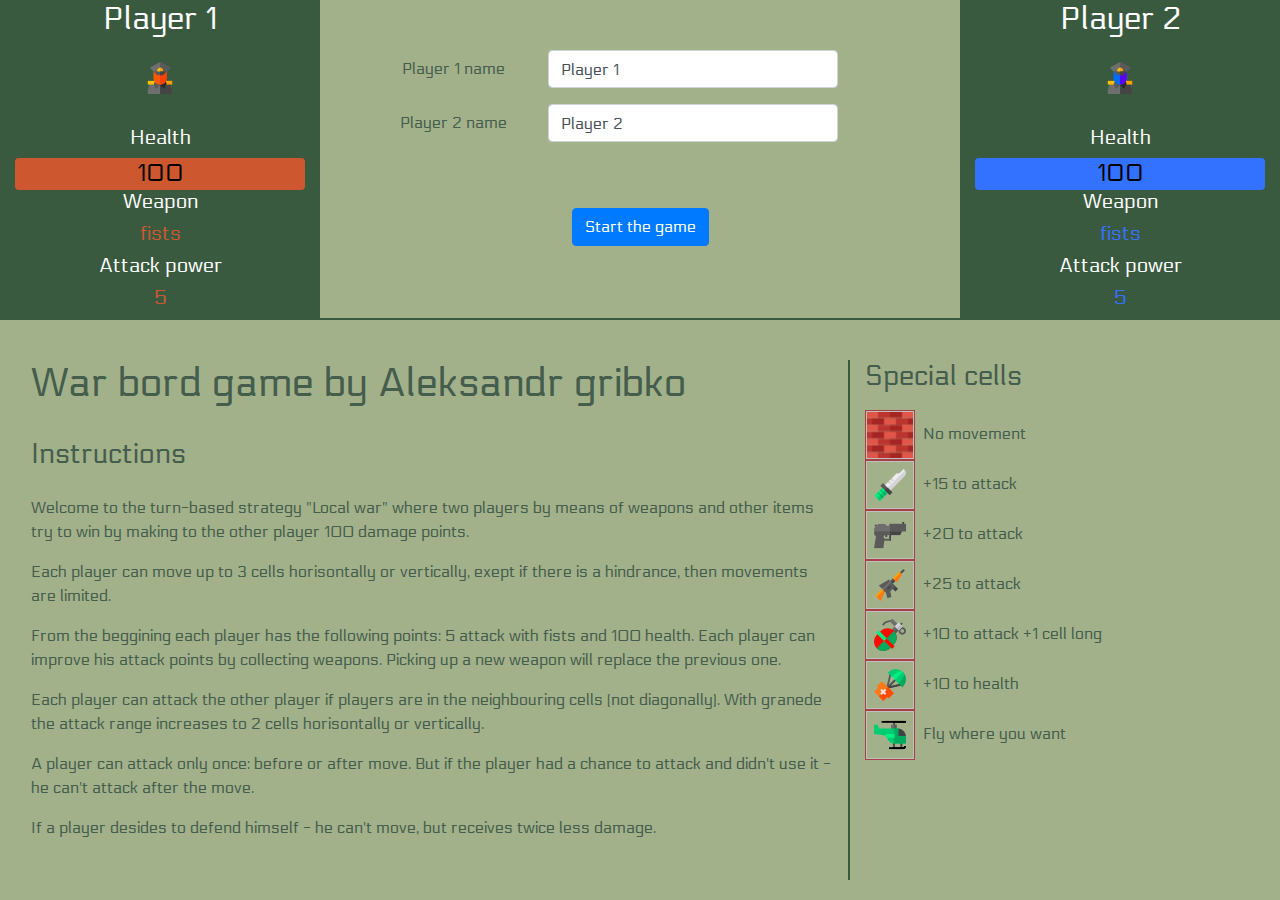
<file: index.html>
<!DOCTYPE html>
<html>
<head>

	<meta charset="utf-8"> 
	<meta http-equiv="X-UA-Compatible" content="IE=edge">
	<meta name="viewport" content="width=device-width, initial-scale=1">
	<title>Board war game. Aleksandr Gribko</title>
	<meta name="description" content="Board war game. Aleksandr Gribko">
	<link rel="stylesheet" href="https://stackpath.bootstrapcdn.com/bootstrap/4.3.1/css/bootstrap.min.css" integrity="sha384-ggOyR0iXCbMQv3Xipma34MD+dH/1fQ784/j6cY/iJTQUOhcWr7x9JvoRxT2MZw1T" crossorigin="anonymous">
	<link rel="stylesheet" href="https://use.fontawesome.com/releases/v5.7.2/css/all.css" integrity="sha384-fnmOCqbTlWIlj8LyTjo7mOUStjsKC4pOpQbqyi7RrhN7udi9RwhKkMHpvLbHG9Sr" crossorigin="anonymous">  
	<link href="css/style.css" rel="stylesheet">    
	<script
  	src="https://code.jquery.com/jquery-3.3.1.min.js"
  	integrity="sha256-FgpCb/KJQlLNfOu91ta32o/NMZxltwRo8QtmkMRdAu8="
  	crossorigin="anonymous"></script>
	<link rel="stylesheet" href="https://cdnjs.cloudflare.com/ajax/libs/animate.css/3.7.0/animate.min.css">
	<link rel="icon" type="image/png" href="css/png/001-helicopter.png" sizes="32x32">  
	<link rel="preconnect" href="https://fonts.gstatic.com">
	<link href="https://fonts.googleapis.com/css2?family=Amatic+SC&family=Electrolize&display=swap" rel="stylesheet">

</head>

<body>
	<div class="row col-12 mx-0 px-0" id='hello'>
		<div class="col-3 justify-content-center text-center animated pulse" id="attackPlayer1">
			<h2><span id="player1Lable">Player 1</span><div class="logoPlayer1"></div></h2>
			<div class='h5'>Health</div>
			<div class="progress" style="height:2rem">
			<div class="progress-bar" role="progressbar" style="width: 100%; height:2rem; font-size: 1.5rem; color:black; background-color: red " aria-valuenow="100" aria-valuemin="0" aria-valuemax="100" id="player1Health">100</div>
			</div>
			<div class='h5'>Weapon</div>
			<div class="red h5" id="player1Weapon">fists</div>
			<div class='h5'>Attack power</div>
			<div class="red h5" id="player1Attack">5</div>
		</div>
		<div class="col-6 playGround justify-content-center text-center" id="names">

			<div class="form-group row align-items-center">
				<label for="player1Name" class="offset-sm-1 col-sm-3 col-form-label">Player 1 name</label>
				<div class="col-sm-6">
					<input type="text" class="form-control mt-0" id="player1Name" value='Player 1'>
				</div>
			</div>

			<div class="form-group row">
				<label for="player2Name" class="offset-sm-1 col-sm-3 col-form-label">Player 2 name</label>
				<div class="col-sm-6">
					<input type="text" class="form-control mt-0" id="player2Name" value='Player 2'>
				</div>
			</div>
			<input id="playGame" class="btn btn-primary animated pulse" value="Start the game" type="button" onclick="startGame()">

		</div>
		<div  class="col-3 justify-content-center text-center animated pulse" id="attackPlayer2" >
			<h2><span id="player2Lable">Player 2</span><div class="logoPlayer2"></div></h2>
			<div class='h5'>Health</div>
			<div class="progress" style="height:2rem">
			<div class="progress-bar bg-premier" role="progressbar" style="width: 100%; height:2rem; font-size: 1.5rem; color:black" aria-valuenow="100" aria-valuemin="0" aria-valuemax="100" id="player2Health">100</div>
			</div>
			<div class='h5'>Weapon</div>
			<div class="blue h5" id="player2Weapon">fists</div>
			<div class='h5'>Attack power</div>
			<div class="blue h5" id="player2Attack">5</div>
		</div>
	</div>
	<div class="row mx-0">
		<div class="offset-1 col-2 justify-content-center text-center"></div>
		<div class="row col-6 justify-content-center pt-3 text-center" id='controlPanel'>				
		</div>	
		<div class="col-2 justify-content-center text-center"></div>
	</div>
	<div class='row px-3 mx-0 pt-4' id='gameRules'>
		
		<div class="col-8" id="instructions">		
			<h1>War bord game by Aleksandr gribko</h1>
			<h3 class='pb-3'>Instructions</h3>
			<p>Welcome to the turn-based strategy "Local war" where two players by means of weapons and other items try to win by making to the other player 100 damage points.</p>
			<p>Each player can move up to 3 cells horisontally or vertically, exept if there is a hindrance, then movements are limited.</p>
			<p>From the beggining each player has the following points: 5 attack with fists and 100 health. Each player can improve his attack points by collecting weapons. Picking up a new weapon will replace the previous one.</p>
			<p>Each player can attack the other player if players are in the neighbouring cells (not diagonally). With granede the attack range increases to 2 cells horisontally or vertically. </p>
			<p>A player can attack only once: before or after move. But if the player had a chance to attack and didn't use it - he can't attack after the move.</p>
			<p>If a player desides to defend himself - he can't move, but receives twice less damage.</p>
			<a class="btn btn-default text-right icon-link" href="https://twitter.com/aleks_gribko"><i class="fab fa-twitter fa-2x"></i></a>
			<a class="btn btn-default text-right icon-link" href="https://www.facebook.com/aleksandr.gribko"><i class="fab fa-facebook-f fa-2x"></i></a>
			<a class="btn btn-default text-right icon-link" href="https://github.com/aleksgribko"><i class="fab fa-github fa-2x"></i></a>  

		</div>
		<div class="col-4" id='specialCells'>
			<h3 id='specCells'>Special cells</h3>
			<ul class='pl-0 mt-3'>				
				<li><img class='cellHindrance'><span class='pl-2'>No movement</span></li>
				<li><img class='cellWeapon1'><span class='pl-2'>+15 to attack</span></li>
				<li><img class='cellWeapon2'><span class='pl-2'>+20 to attack</span></li>
				<li><img class='cellWeapon3'><span class='pl-2'>+25 to attack</span></li>
				<li><img class='cellWeapon4'><span class='pl-2'>+10 to attack +1 cell long</span></li>
				<li><img class='cellMedicine'><span class='pl-2'>+10 to health</span></li>
				<li><img class='cellHelicopter'><span class='pl-2'>Fly where you want</span></li>
			</ul>
		</div>
	</div>
	<script src="js/js.js"></script>
</body>

</html>
</file>
<file: css/style.css>
html, body {
	min-width: 1100px;
	margin-left: auto;
	margin-right: auto;
	background-color: #a3b18a;
	color: #455D4D;
	font-family: 'Electrolize', sans-serif;
	
}

h1 {
	margin-bottom: 30px;
}

h2 {
	color: #455D4D;
}

.h5, #player1Lable,  #player2Lable {
	color: white;
}

#playGround{
	display: grid;			
	margin-top: 30px;
}

.cell {
	width: 50px;
	height: 50px;	
	border: 2px solid #A54044;	
}

.icon-link {
	color: #3a5a40;
}

#attackPlayer2, #attackPlayer1{
	background-color: #3a5a40;
}

#names {
	margin-top: 50px;
	text-align: center;
	
}

#defendButton {	
	width: 75%;
	margin: 20px;
}

#attackButton
{
	margin: 20px;
	width: 75%;
}

input {
	margin-top: 50px;
}

#hello {
	border-bottom: 2px solid #3a5a40;
}

#specialCells {
	border-left: 2px solid #3a5a40;
}

.blue{
color:#3371ff;
}

.red{
color:#cd5830;
}

ul {
	list-style: none;
}


img {
	border: 1px solid #A54044;
}


.logoPlayer1 {
	background:url(png/001-military.png) no-repeat center center;	
	width: 80px;
	height: 80px;
	margin: auto auto;
}

.logoPlayer2 {
	background:url(png/002-military-1.png) no-repeat center center;	
	width: 80px;
	height: 80px;
	margin: auto auto;
}

/* Cells content
==========================*/
.cellHindrance {		
	background:url(png/tent.png);	
	background-position: center;
  	background-repeat: no-repeat;
  	background-size: cover;
	width: 50px;
	height: 50px;
}

.cellPlayer1 {
	background:url(png/001-military.png) no-repeat center center;	
	width: 50px;
	height: 50px;
}

.cellPlayer2 {
	background:url(png/002-military-1.png) no-repeat center center;	
	width: 50px;
	height: 50px;
}

.cellCanMove {	
	background:url(png/circular-target.png) no-repeat center center;	
	width: 50px;
	height: 50px;
	border-radius: 15px;
}

.cellWeapon2 {
	background:url(png/001-handgun.png) no-repeat center center;	
	width: 50px;
	height: 50px;
}

.cellWeapon3 {
	background:url(png/002-rifle.png) no-repeat center center;	
	width: 50px;
	height: 50px;
}

.cellWeapon1 {
	background:url(png/004-knife.png) no-repeat center center;	
	width: 50px;
	height: 50px;
}

.cellWeapon4 {
	background:url(png/002-grenade.png) no-repeat center center;	
	width: 50px;
	height: 50px;
}

.cellMedicine {
	background:url(png/003-aid.png) no-repeat center center;	
	width: 50px;
	height: 50px;
}

.cellHelicopter {
	background:url(png/001-helicopter.png) no-repeat center center;	
	width: 50px;
	height: 50px;
}

.progress-bar {
	background-color: #cd5830 !important;
}

.progress-bar.bg-premier{
	background-color: #3371ff !important;
}
</file>
